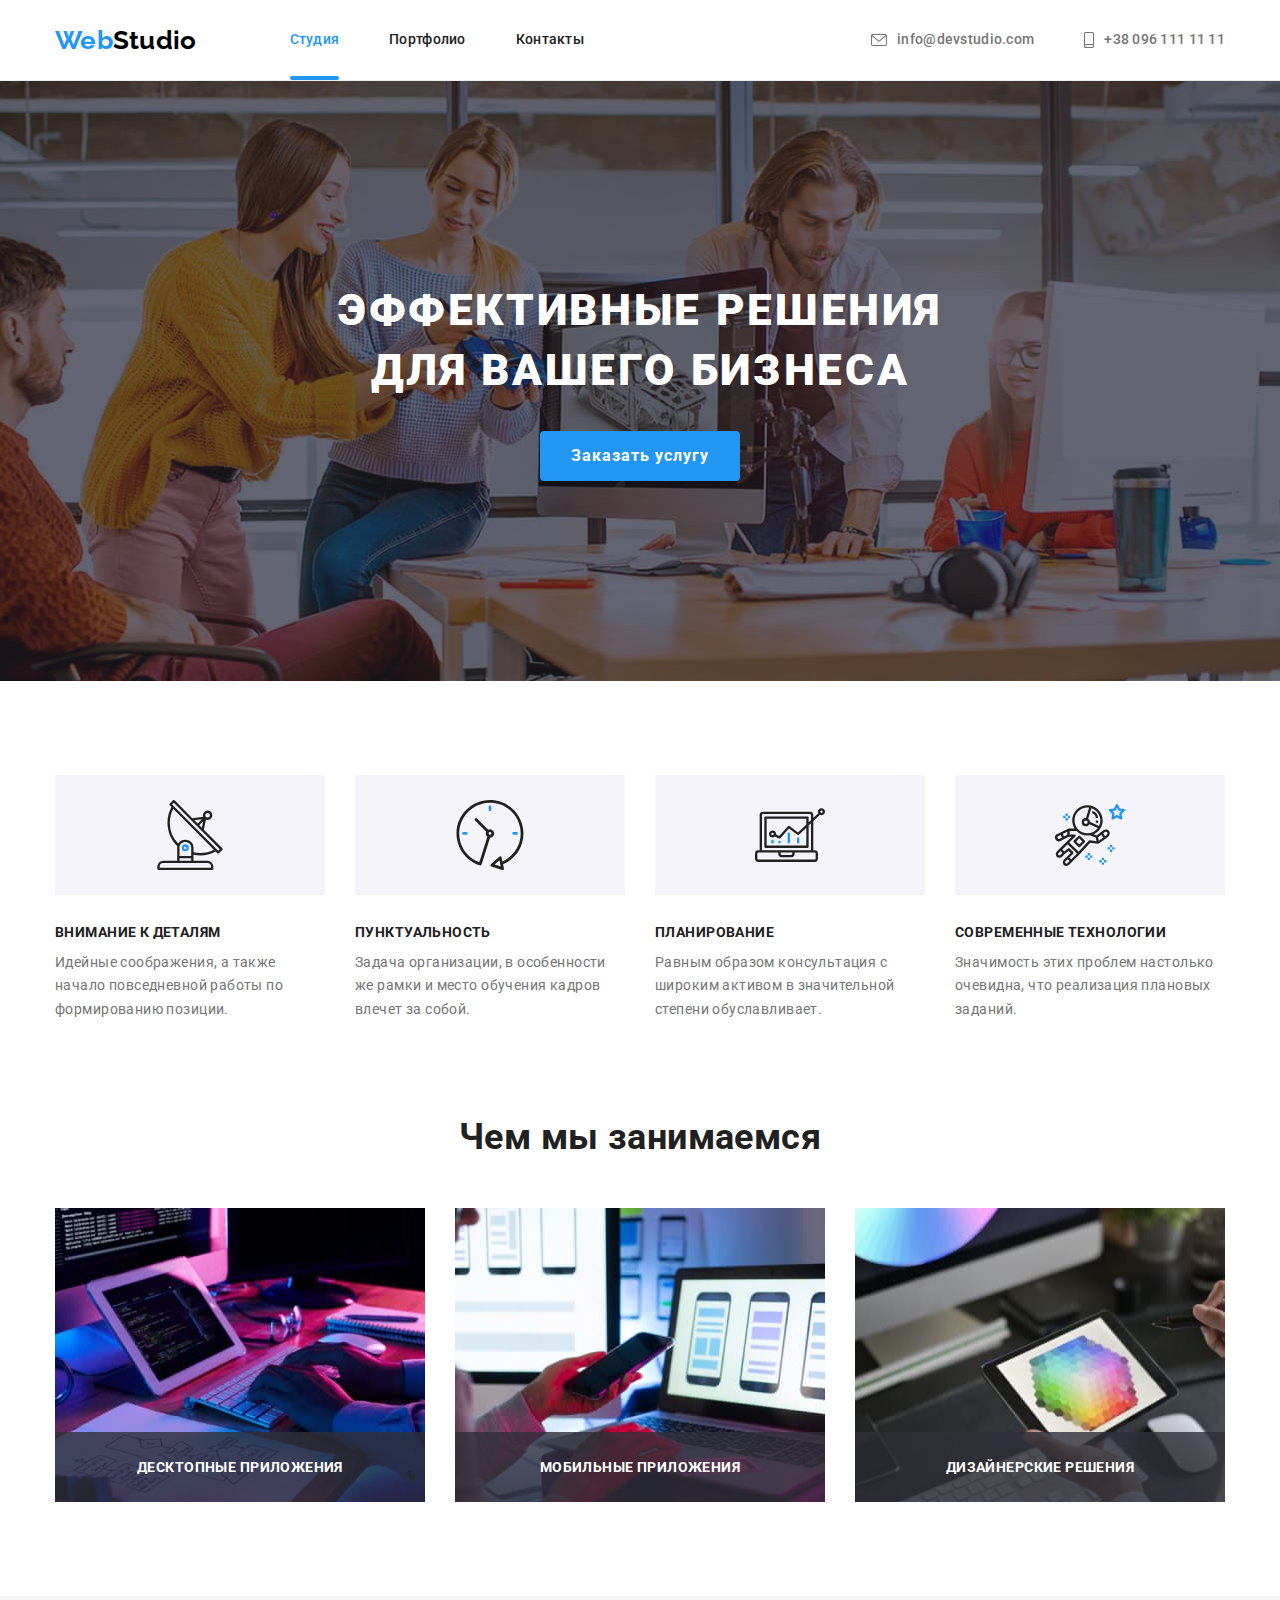
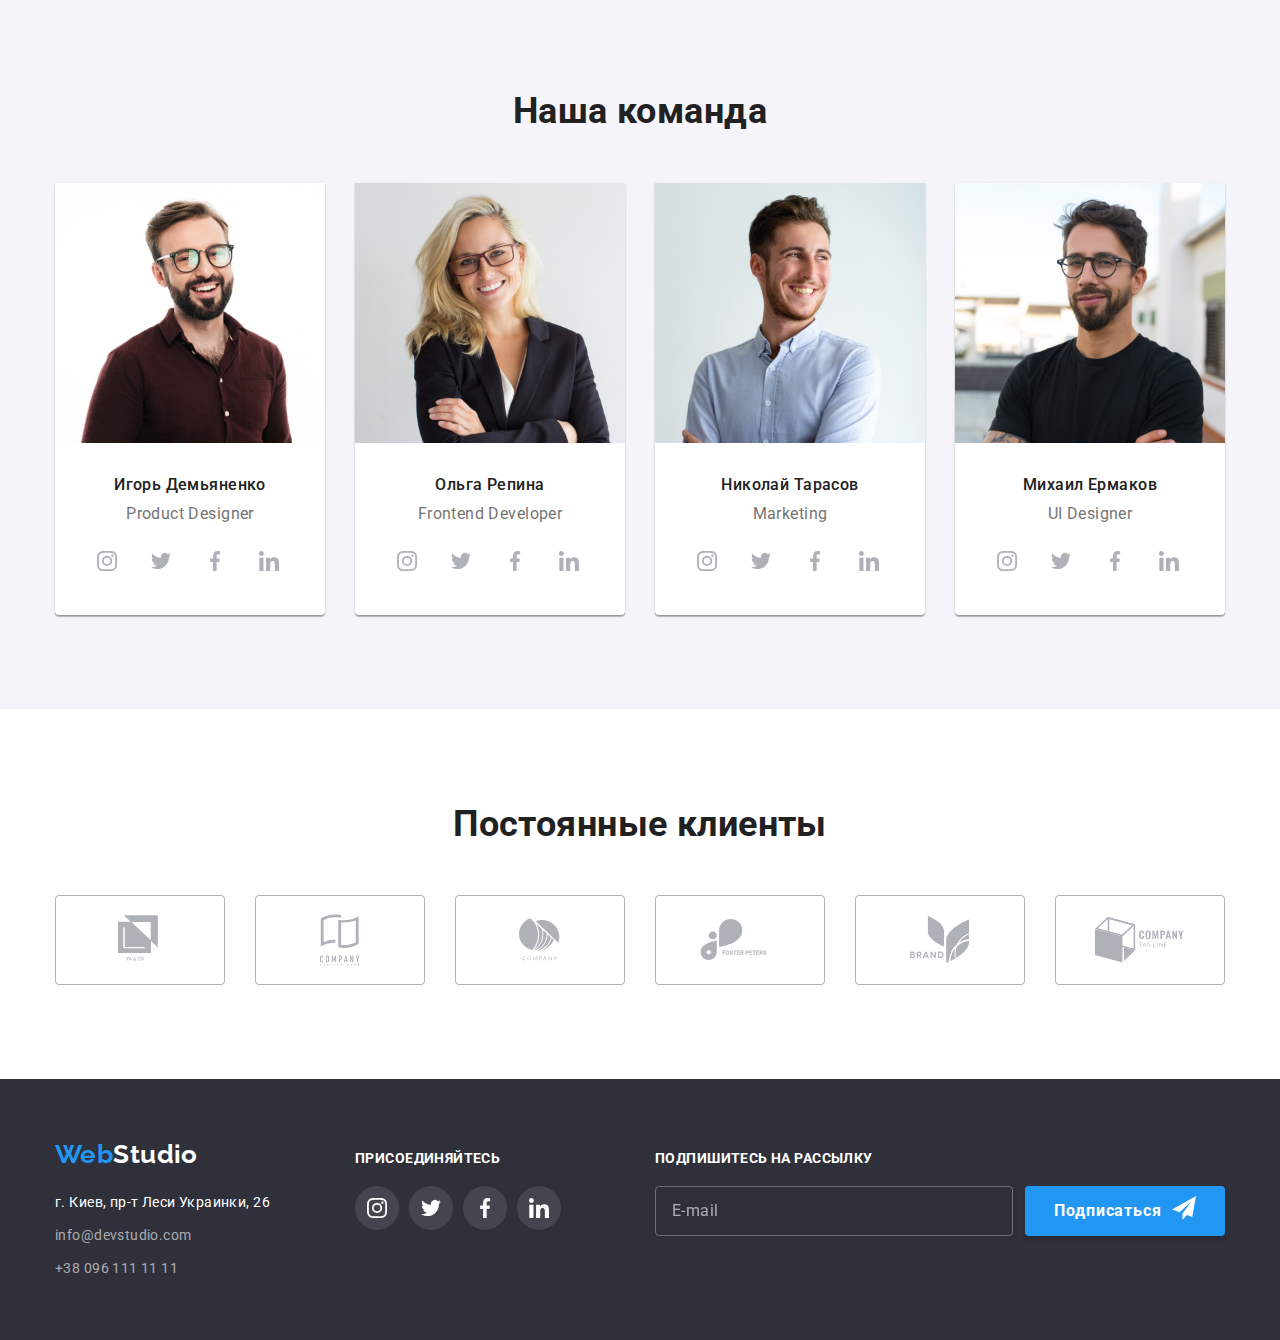
<file: index.html>
<!DOCTYPE html>
<html lang="ru">
<head>
    <meta charset="UTF-8">
    <meta http-equiv="X-UA-Compatible" content="IE=edge">
    <meta name="viewport" content="width=device-width, initial-scale=1.0">
    <title>Студия</title>
    <link rel="preconnect" href="https://fonts.gstatic.com">
    <link href="https://fonts.googleapis.com/css2?family=Raleway:wght@700&family=Roboto:wght@400;500;700;900&display=swap"
    rel="stylesheet">
    <link rel="stylesheet" href="https://cdnjs.cloudflare.com/ajax/libs/modern-normalize/0.2.0/modern-normalize.min.css">
    <link rel="stylesheet" href="./css/main.min.css">
</head>

<body>
    <!-- Header -->
    <header class="header">
        <div class="container header__container">
            <nav class="nav">
                <a class="logo header__logo link" href="./" lang="en">Web<span class="logo__accent logo__accent--dark">Studio</span></a>
                <ul class="nav__list list">
                    <li class="nav__item"><a class="nav__link link nav__link--current" href="./">Студия</a></li>
                    <li class="nav__item"><a class="nav__link link" href="./portfolio.html">Портфолио</a></li>
                    <li class="nav__item"><a class="nav__link link" href="">Контакты</a></li>
                </ul>
            </nav>
            <ul class="contacts list">
                <li class="contacts__item">
                    <a class="contacts__link link" href="mailto:info@devstudio.com">
                        <svg class="contacts__icon" width="16" height="12">
                            <use href="./images/sprite.svg#icon-envelope"></use>
                        </svg>info@devstudio.com
                    </a>
                </li>
                <li class="contacts__item">
                    <a class="contacts__link link" href="tel:+380961111111">
                        <svg class="contacts__icon" width="10" height="16">
                            <use href="./images/sprite.svg#icon-smartphone">
                            </use>
                        </svg>+38 096 111 11 11
                    </a>
                </li>
            </ul>
        </div>
    </header>
    <!-- Main content -->
    <main>
        <!-- Hero -->
        <section class="hero"> 
            <div class="container">
                <h1 class="hero__title">Эффективные решения для вашего бизнеса</h1>
                <button class="hero__btn btn" type="button" data-modal-open>Заказать услугу</button>
            </div>
        </section>

        <!-- Features -->
        <section class="feature section">
            <div class="container">
                <h2 class="section__title visually-hidden">Преимущества</h2>
                <ul class="feature__list list">
                    <li class="feature__item">
                        <div class="feature__thumb">
                            <svg class="feature__icon">
                                <use href="./images/sprite.svg#icon-antenna"></use>
                            </svg>
                        </div>
                        <h3 class="feature__subtitle">Внимание к деталям</h3>
                        <p class="feature__description">Идейные соображения, а также начало повседневной работы по формированию позиции.</p>
                    </li>
                    <li class="feature__item">
                        <div class="feature__thumb">
                            <svg class="feature__icon">
                                <use href="./images/sprite.svg#icon-clock"></use>
                            </svg>
                        </div>
                        <h3 class="feature__subtitle">Пунктуальность</h3>
                        <p class="feature__description">Задача организации, в особенности же рамки и место обучения кадров влечет за собой.</p>
                    </li>
                    <li class="feature__item">
                        <div class="feature__thumb">
                            <svg class="feature__icon">
                                <use href="./images/sprite.svg#icon-diagram"></use>
                            </svg>
                        </div>
                        <h3 class="feature__subtitle">Планирование</h3>
                        <p class="feature__description">Равным образом консультация с широким активом в значительной степени обуславливает.</p>
                    </li>
                    <li class="feature__item">
                        <div class="feature__thumb">
                            <svg class="feature__icon">
                                <use href="./images/sprite.svg#icon-astronaut"></use>
                            </svg>
                        </div>
                        <h3 class="feature__subtitle">Современные технологии</h3>
                        <p class="feature__description">Значимость этих проблем настолько очевидна, что реализация плановых заданий.</p>
                    </li>
                </ul>
            </div>
        </section>

        <!-- Services -->
        <section class="services section">
            <div class="container">
                <h2 class="section__title" >Чем мы занимаемся</h2>
                <ul class="services__list list">
                    <li class="services__item"><img src="./images/img-services/box1.jpg" alt="Руки на портативной клавиатуре" width="370" height="294">
                        <div class="services__overlay">
                            <p class="services__subtitle">Десктопные приложения</p>
                        </div>
                    </li>
                    <li class="services__item"><img src="./images/img-services/box2.jpg" alt="Телефон в руке человека" width="370" height="294">
                        <div class="services__overlay">
                            <p class="services__subtitle">Мобильные приложения</p>
                        </div>
                    </li>
                    <li class="services__item"><img src="./images/img-services/box3.jpg" alt="Планшет в руке человека" width="370" height="294">
                        <div class="services__overlay">
                            <p class="services__subtitle">Дизайнерские решения</p> 
                        </div> 
                    </li>
                </ul>
            </div>
        </section>

        <!-- Team -->
        <section class="team section">
            <div class="container">
                <h2 class="section__title">Наша команда</h2>
                <ul class="team__list list">
                    <li class="team__item">
                        <img class="team__img" src="./images/img-team/img-Demianenko.jpg" alt="Фото Игоря Демьяненко" width="270" height="260">
                        <div class="team__content">
                            <h3 class="team__member">Игорь Демьяненко</h3>
                            <p class="team__member-position" lang="en">Product Designer</p>
                            <ul class="social-list list">
                                <li class="social-list__item">
                                    <a href="" class="social-list__link link">
                                        <svg class="social-list__icon">
                                            <use href="./images/sprite.svg#icon-instagram"></use>
                                        </svg>
                                    </a>
                                </li>
                                <li class="social-list__item">
                                    <a href="" class="social-list__link link">
                                        <svg class="social-list__icon">
                                            <use href="./images/sprite.svg#icon-twitter"></use>
                                        </svg>
                                    </a>
                                </li>
                                <li class="social-list__item">
                                    <a href="" class="social-list__link link">
                                        <svg class="social-list__icon">
                                            <use href="./images/sprite.svg#icon-facebook"></use>
                                        </svg>
                                    </a>
                                </li>
                                <li class="social-list__item">
                                    <a href="" class="social-list__link link">
                                        <svg class="social-list__icon">
                                            <use href="./images/sprite.svg#icon-linkedin"></use>
                                        </svg>
                                    </a>
                                </li>
                            </ul>

                        </div>
                    </li>
                    <li class="team__item">
                        <img class="team__img" src="./images/img-team/img-Repina.jpg" alt="Фото Ольги Репиной" width="270" height="260">
                        <div class="team__content">
                            <h3 class="team__member">Ольга Репина</h3>
                            <p class="team__member-position" lang="en">Frontend Developer</p>
                            <ul class="social-list list">
                                <li class="social-list__item">
                                    <a href="" class="social-list__link link">
                                        <svg class="social-list__icon">
                                            <use href="./images/sprite.svg#icon-instagram"></use>
                                        </svg>
                                    </a>
                                </li>
                                <li class="social-list__item">
                                    <a href="" class="social-list__link link">
                                        <svg class="social-list__icon">
                                            <use href="./images/sprite.svg#icon-twitter"></use>
                                        </svg>
                                    </a>
                                </li>
                                <li class="social-list__item">
                                    <a href="" class="social-list__link link">
                                        <svg class="social-list__icon">
                                            <use href="./images/sprite.svg#icon-facebook"></use>
                                        </svg>
                                    </a>
                                </li>
                                <li class="social-list__item">
                                    <a href="" class="social-list__link link">
                                        <svg class="social-list__icon">
                                            <use href="./images/sprite.svg#icon-linkedin"></use>
                                        </svg>
                                    </a>
                                </li>
                            </ul>
                        </div>
                    </li>
                    <li class="team__item">
                        <img class="team__img" src="./images/img-team/img-Tarasov.jpg" alt="Фото Николая Тарасова" width="270" height="260">
                        <div class="team__content">
                            <h3 class="team__member">Николай Тарасов</h3>
                            <p class="team__member-position" lang="en">Marketing</p>
                            <ul class="social-list list">
                                <li class="social-list__item">
                                    <a href="" class="social-list__link link">
                                        <svg class="social-list__icon">
                                            <use href="./images/sprite.svg#icon-instagram"></use>
                                        </svg>
                                    </a>
                                </li>
                                <li class="social-list__item">
                                    <a href="" class="social-list__link link">
                                        <svg class="social-list__icon">
                                            <use href="./images/sprite.svg#icon-twitter"></use>
                                        </svg>
                                    </a>
                                </li>
                                <li class="social-list__item">
                                    <a href="" class="social-list__link link">
                                        <svg class="social-list__icon">
                                            <use href="./images/sprite.svg#icon-facebook"></use>
                                        </svg>
                                    </a>
                                </li>
                                <li class="social-list__item">
                                    <a href="" class="social-list__link link">
                                        <svg class="social-list__icon">
                                            <use href="./images/sprite.svg#icon-linkedin"></use>
                                        </svg>
                                    </a>
                                </li>
                            </ul>
                        </div>
                    </li>
                    <li class="team__item">
                        <img class="team__img" src="./images/img-team/img-Ermakov.jpg" alt="Фото Михаила Ермакова" width="270" height="260">
                        <div class="team__content">
                            <h3 class="team__member">Михаил Ермаков</h3>
                            <p class="team__member-position" lang="en">UI Designer</p>
                            <ul class="social-list list">
                                <li class="social-list__item">
                                    <a href="" class="social-list__link link">
                                        <svg class="social-list__icon">
                                            <use href="./images/sprite.svg#icon-instagram"></use>
                                        </svg>
                                    </a>
                                </li>
                                <li class="social-list__item">
                                    <a href="" class="social-list__link link">
                                        <svg class="social-list__icon">
                                            <use href="./images/sprite.svg#icon-twitter"></use>
                                        </svg>
                                    </a>
                                </li>
                                <li class="social-list__item">
                                    <a href="" class="social-list__link link">
                                        <svg class="social-list__icon">
                                            <use href="./images/sprite.svg#icon-facebook"></use>
                                        </svg>
                                    </a>
                                </li>
                                <li class="social-list__item">
                                    <a href="" class="social-list__link link">
                                        <svg class="social-list__icon">
                                            <use href="./images/sprite.svg#icon-linkedin"></use>
                                        </svg>
                                    </a>
                                </li>
                            </ul>
                        </div>
                    </li>
                </ul>  
            </div>
        </section>
        </main>
        <!-- Clients -->
        <section class="client section">
            <div class="container">
                <h2 class="section__title">Постоянные клиенты</h2>
                <ul class="client__list list">
                    <li class="client__item">
                        <a href="" class="client__link link">
                        <svg class="client__icon" width="44" height="49">
                            <use href="./images/sprite.svg#icon-client-1"></use>
                        </svg>
                        </a>
                    </li>
                    <li class="client__item">
                        <a href="" class="client__link link">
                            <svg class="client__icon" width="40" height="52">
                                <use href="./images/sprite.svg#icon-client-2"></use>
                            </svg>
                        </a>
                    </li>
                    <li class="client__item">
                        <a href="" class="client__link link">
                            <svg class="client__icon" width="41" height="43">
                                <use href="./images/sprite.svg#icon-client-3"></use>
                            </svg>
                        </a>
                    </li>
                    <li class="client__item">
                        <a href="" class="client__link link">
                            <svg class="client__icon" width="80" height="42">
                                <use href="./images/sprite.svg#icon-client-4"></use>
                            </svg>
                        </a>
                    </li>
                    <li class="client__item">
                        <a href="" class="client__link link">
                            <svg class="client__icon" width="59" height="47">
                                <use href="./images/sprite.svg#icon-client-5"></use>
                            </svg>
                        </a>
                    </li>
                    <li class="client__item">
                        <a href="" class="client__link link">
                            <svg class="client__icon" width="89" height="46">
                                <use href="./images/sprite.svg#icon-client-6"></use>
                            </svg>
                        </a>
                    </li>
                </ul>
            </div>
        </section>
        
        <!-- Footer -->
    <footer class="footer">
        <div class="container footer__container">
            <div class="footer__block">
                <a class="logo link" href="./" lang="en">Web<span class="logo__accent logo__accent--light">Studio</span></a>
                <div class="address">
                    <address class="address__data">г. Киев, пр-т Леси Украинки, 26</address>
                    <ul class="address__list list">
                        <li class="address__item"><a class="address__link link"
                                href="mailto:info@devstudio.com">info@devstudio.com</a>
                        </li>
                        <li class="address__item"><a class="address__link link" href="tel:+380961111111">+38 096 111 11
                                11</a>
                        </li>
                    </ul>
                </div>
            </div>
            <div class="footer__block">
                <p class="footer__subtitle">Присоединяйтесь</p>
                <ul class="social-list footer__social-list list">
                    <li class="social-list__item">
                        <a href="" class="social-list__link link social-list__link--color">
                            <svg class="social-list__icon social-list__icon--color">
                                <use href="./images/sprite.svg#icon-instagram"></use>
                            </svg>
                        </a>
                    </li>
                    <li class="social-list__item">
                        <a href="" class="social-list__link link social-list__link--color">
                            <svg class="social-list__icon social-list__icon--color">
                                <use href="./images/sprite.svg#icon-twitter"></use>
                            </svg>
                        </a>
                    </li>
                    <li class="social-list__item">
                        <a href="" class="social-list__link link social-list__link--color">
                            <svg class="social-list__icon social-list__icon--color">
                                <use href="./images/sprite.svg#icon-facebook"></use>
                            </svg>
                        </a>
                    </li>
                    <li class="social-list__item">
                        <a href="" class="social-list__link link social-list__link--color">
                            <svg class="social-list__icon social-list__icon--color">
                                <use href="./images/sprite.svg#icon-linkedin"></use>
                            </svg>
                        </a>
                    </li>
                </ul>
            </div>
            <div class="footer__block">
                <p class="footer__subtitle">Подпишитесь на рассылку</p>
                <form class="form-email">
                    <input name="user-mail" type="email" placeholder="E-mail" class="form-email__input" autocomplete="off">
                    <button class="form-email__btn btn" type="submit">Подписаться
                        <svg class="form-email__icon" width="24" height="24">
                            <use href="./images/sprite.svg#icon-send"></use>
                        </svg>
                    </button>
                </form>
            </div>
        </div>
    </footer>
    <!-- Modal window -->
    <div class="backdrop is-hidden" data-modal>
        <div class="modal">
            <button class="modal__btn-close" type="button" data-modal-close>
                <svg class="modal__btn-close__icon" width="18" height="18">
                    <use href="./images/sprite.svg#icon-close-btn"></use>
                </svg>
            </button>
            <form class="contact-form" autocomplete="off" >
                <p class="contact-form__title">Оставьте свои данные, мы вам перезвоним</p>
                
                <label class="contact-form__label">Имя
                    <span class="contact-form__input-wrapper">
                        <input name="user-name" type="text" class="contact-form__input" >
                        <svg class="contact-form__icon">
                            <use href="./images/sprite.svg#icon-person-form"></use>
                        </svg>
                    </span>
                </label>

                <label class="contact-form__label">Телефон
                    <span class="contact-form__input-wrapper">
                        <input name="user-phone" type="tel" class="contact-form__input">
                        <svg class="contact-form__icon">
                            <use href="./images/sprite.svg#icon-phone-form"></use>
                        </svg>
                    </span>
                </label>
                <label class="contact-form__label">Почта
                    <span class="contact-form__input-wrapper">
                        <input name="user-mail" type="email" class="contact-form__input">
                        <svg class="contact-form__icon">
                            <use href="./images/sprite.svg#icon-mail-form"></use>
                        </svg>
                    </span>
                </label>

                <label class="contact-form__label">Комментарий
                    <textarea name="user-message" placeholder="Введите текст" class="contact-form__message" ></textarea>
                </label>   

                <input type="checkbox" name="user-policy" id="checkbox" class="contact-form__check-policy visually-hidden">  
                <label for="checkbox" class="contact-form__label-policy">
                        <span>Соглашаюсь с рассылкой и принимаю<a href="" class="agreement-link"> Условия договора</a></span>
                </label>
                
                <button class="contact-form__btn btn" type="submit">Отправить</button>
            </form>
        </div>
    </div>
    <script src="./js/modal.js"></script>
</body>
</html>
</file>
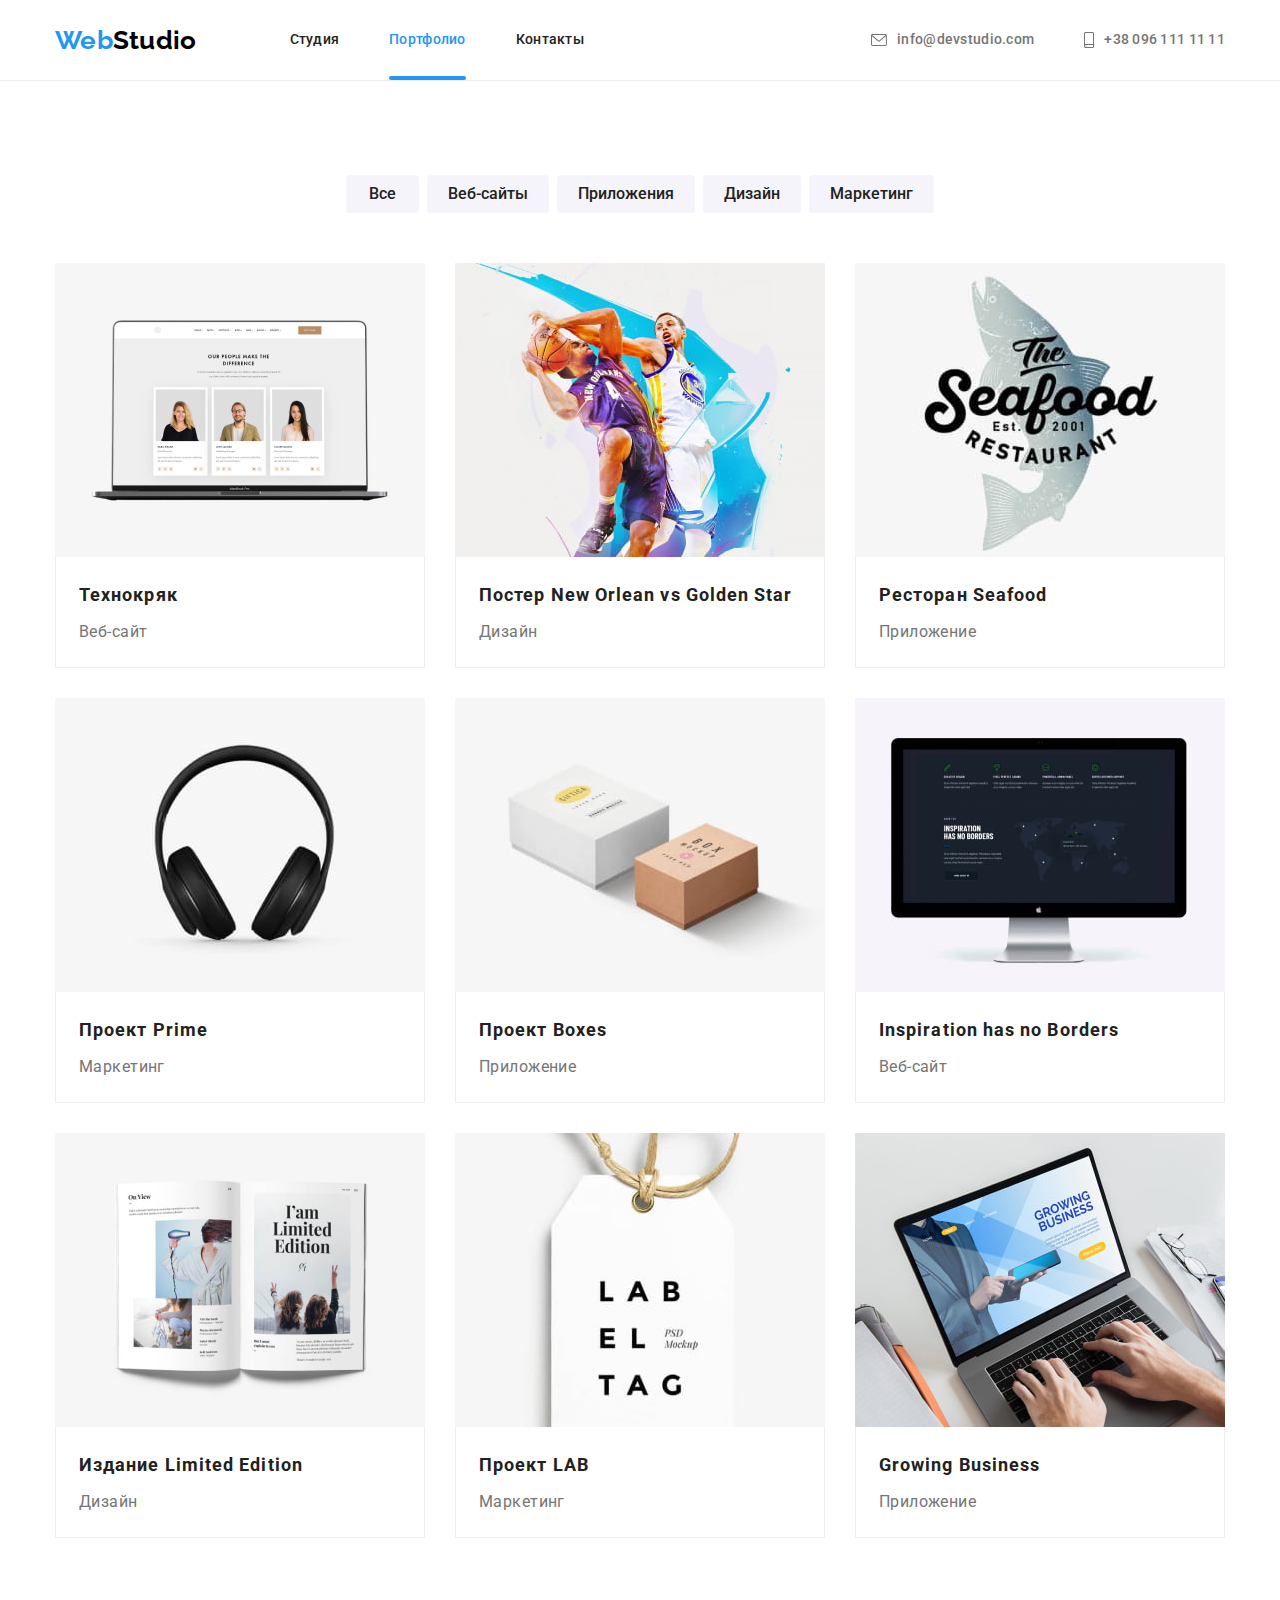
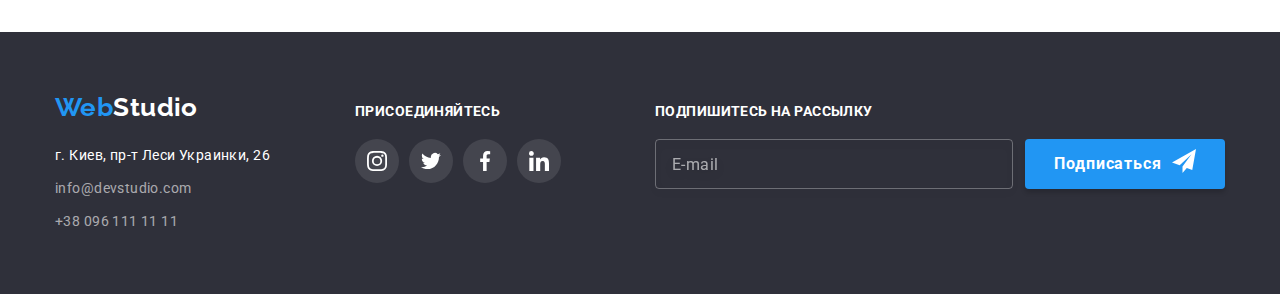
<file: portfolio.html>
<!DOCTYPE html>
<html lang="ru">

<head>
    <meta charset="UTF-8">
    <meta http-equiv="X-UA-Compatible" content="IE=edge">
    <meta name="viewport" content="width=device-width, initial-scale=1.0">
    <title>Портфолио</title>
    <link rel="preconnect" href="https://fonts.gstatic.com">
    <link href="https://fonts.googleapis.com/css2?family=Raleway:wght@700&family=Roboto:wght@400;500;700;900&display=swap"
    rel="stylesheet">
    <link rel="stylesheet" href="https://cdnjs.cloudflare.com/ajax/libs/modern-normalize/0.2.0/modern-normalize.min.css">
    <link rel="stylesheet" href="./css/portfolio.min.css">
</head>

<body>
    <!-- Header -->
    <header class="header">
        <div class="container header__container">
            <nav class="nav">
                <a class="logo header__logo link" href="./" lang="en">Web<span
                        class="logo__accent logo__accent--dark">Studio</span></a>
                <ul class="nav__list list">
                    <li class="nav__item"><a class="nav__link link" href="./">Студия</a></li>
                    <li class="nav__item"><a class="nav__link link nav__link--current" href="./portfolio.html">Портфолио</a></li>
                    <li class="nav__item"><a class="nav__link link" href="">Контакты</a></li>
                </ul>
            </nav>
            <ul class="contacts list">
                <li class="contacts__item">
                    <a class="contacts__link link" href="mailto:info@devstudio.com">
                        <svg class="contacts__icon" width="16" height="12">
                            <use href="./images/sprite.svg#icon-envelope"></use>
                        </svg>info@devstudio.com
                    </a>
                </li>
                <li class="contacts__item">
                    <a class="contacts__link link" href="tel:+380961111111">
                        <svg class="contacts__icon" width="10" height="16">
                            <use href="./images/sprite.svg#icon-smartphone">
                            </use>
                        </svg>+38 096 111 11 11
                    </a>
                </li>
            </ul>
        </div>
    </header>

    <!-- Main content -->
    <main>
    <!-- Projects -->
        <section class="projects section">
            <div class="container">
                <h1 class="section__title visually-hidden">Наши проекты</h1>
                <ul class="filter list">
                    <li class="filter__item"><button class="filter__btn" type="button">Все</button></li>
                    <li class="filter__item"><button class="filter__btn" type="button">Веб-сайты</button></li>
                    <li class="filter__item"><button class="filter__btn" type="button">Приложения</button></li>
                    <li class="filter__item"><button class="filter__btn" type="button">Дизайн</button></li>
                    <li class="filter__item"><button class="filter__btn" type="button">Маркетинг</button></li>
                </ul>
                <ul class="card-set list">
                    <li class="card-set__item">
                        <a class="project-card link" href="">
                            <div class="project-card__wrapper">
                                <p class="project-card__overlay">Технокряк это современная площадка распространения коронавируса. Компании используют эту платформу для цифрового
                                шпионажа и атак на защищённые сервера конкурентов.</p>  
                                <img src="./images/img-portfolio/website-technokriak-1.jpg" width="370" height="294" alt="Веб-сайт на мониторе ноутбука">
                            </div>
                            <div class="project-card__content">
                                <h2 class="project-card__title">Технокряк</h2>
                                <p class="project-card__description">Веб-сайт</p>
                            </div>
                        </a>
                    </li>
                    <li class="card-set__item">
                        <a class="project-card link" href="">
                            <div class="project-card__wrapper">
                                <p class="project-card__overlay">Технокряк это современная площадка распространения коронавируса. Компании используют
                                    эту платформу для цифрового
                                    шпионажа и атак на защищённые сервера конкурентов.</p>
                                <img src="./images/img-portfolio/design-poster-2.jpg" width="370" height="294" alt="Постер с баскетболистами">
                            </div>
                            <div class="project-card__content">
                                <h2 class="project-card__title">Постер <span lang="en">New Orlean vs Golden Star</span></h2>
                                <p class="project-card__description">Дизайн</p>
                            </div>
                        </a>
                    </li>
                    <li class="card-set__item">
                        <a class="project-card link" href="">
                            <div class="project-card__wrapper">
                                <p class="project-card__overlay">Технокряк это современная площадка распространения коронавируса. Компании используют
                                    эту платформу для цифрового
                                    шпионажа и атак на защищённые сервера конкурентов.</p>
                                <img src="./images/img-portfolio/app-seafood-3.jpg" width="370" height="294" alt="Постер ресторана морской кухни">
                            </div>
                            <div class="project-card__content">
                                <h2 class="project-card__title">Ресторан <span lang="en">Seafood</span></h2>
                                <p class="project-card__description">Приложение</p>
                            </div>
                        </a>
                    </li>
                    <li class="card-set__item">
                        <a class="project-card link" href="">
                            <div class="project-card__wrapper">
                                <p class="project-card__overlay">Технокряк это современная площадка распространения коронавируса. Компании используют
                                    эту платформу для цифрового
                                    шпионажа и атак на защищённые сервера конкурентов.</p>
                                 <img src="./images/img-portfolio/marketing-prime-4.jpg" width="370" height="294" alt="Наушники">
                             </div>
                            <div class="project-card__content">
                                <h2 class="project-card__title">Проект <span lang="en">Prime</span></h2>
                                <p class="project-card__description">Маркетинг</p>
                            </div>
                        </a>
                    </li>
                    <li class="card-set__item">
                        <a class="project-card link" href="">
                            <div class="project-card__wrapper">
                                <p class="project-card__overlay">Технокряк это современная площадка распространения коронавируса. Компании используют
                                    эту платформу для цифрового
                                    шпионажа и атак на защищённые сервера конкурентов.</p>
                                <img src="./images/img-portfolio/app-boxes-5.jpg" width="370" height="294" alt="Картонные коробки">
                            </div>
                            <div class="project-card__content">
                                <h2 class="project-card__title">Проект <span lang="en">Boxes</span></h2>
                                <p class="project-card__description">Приложение</p>
                            </div>
                        </a>
                    </li>
                    <li class="card-set__item">
                        <a class="project-card link" href="">
                            <div class="project-card__wrapper">
                                <p class="project-card__overlay">Технокряк это современная площадка распространения коронавируса. Компании используют
                                    эту платформу для цифрового
                                    шпионажа и атак на защищённые сервера конкурентов.</p>
                                 <img src="./images/img-portfolio/website-noborders-6.jpg" width="370" height="294" alt="Веб-сайт на мониторе компьютера">
                            </div>
                            <div class="project-card__content">
                                <h2 class="project-card__title" lang="en">Inspiration has no Borders</h2>
                                <p class="project-card__description">Веб-сайт</p>
                            </div>
                        </a>
                    </li>
                    <li class="card-set__item">
                        <a class="project-card link" href="">
                            <div class="project-card__wrapper">
                                <p class="project-card__overlay">Технокряк это современная площадка распространения коронавируса. Компании используют
                                    эту платформу для цифрового
                                    шпионажа и атак на защищённые сервера конкурентов.</p>

                                <img src="./images/img-portfolio/design-limited-edition-7.jpg" width="370" height="294" alt="Разворот печатного издания">
                            </div>
                            <div class="project-card__content">
                                <h2 class="project-card__title">Издание <span lang="en">Limited Edition</span></h2>
                                <p class="project-card__description">Дизайн</p>
                            </div>
                        </a>
                    </li>
                    <li class="card-set__item">
                        <a class="project-card link" href="">
                            <div class="project-card__wrapper">
                                <p class="project-card__overlay">Технокряк это современная площадка распространения коронавируса. Компании используют
                                    эту платформу для цифрового
                                    шпионажа и атак на защищённые сервера конкурентов.</p>
                                <img src="./images/img-portfolio/marketing-lab-8.jpg" width="370" height="294" alt="Стикер с лого">
                            </div>
                            <div class="project-card__content">
                                <h2 class="project-card__title">Проект <span lang="en">LAB</span></h2>
                                <p class="project-card__description">Маркетинг</p>
                            </div>
                        </a>
                    </li>
                    <li class="card-set__item">
                        <a class="project-card link" href="">
                            <div class="project-card__wrapper">
                                <p class="project-card__overlay">Технокряк это современная площадка распространения коронавируса. Компании используют
                                    эту платформу для цифрового
                                    шпионажа и атак на защищённые сервера конкурентов.</p>
                                <img src="./images/img-portfolio/app-business-9.jpg" width="370" height="294" alt="Веб-сайт на мониторе ноутбука">
                            </div>
                            <div class="project-card__content">
                                <h2 class="project-card__title" lang="en">Growing Business</h2>
                                <p class="project-card__description">Приложение</p>
                            </div>
                        </a>
                    </li>
                </ul>
            </div>
        </section>
    </main>
<!-- Footer -->
    <footer class="footer">
        <div class="container footer__container">
            <div class="footer__block">
                <a class="logo link" href="./" lang="en">Web<span class="logo__accent logo__accent--light">Studio</span></a>
                <div class="address">
                    <address class="address__data">г. Киев, пр-т Леси Украинки, 26</address>
                    <ul class="address__list list">
                        <li class="address__item"><a class="address__link link"
                                href="mailto:info@devstudio.com">info@devstudio.com</a>
                        </li>
                        <li class="address__item"><a class="address__link link" href="tel:+380961111111">+38 096 111 11
                                11</a>
                        </li>
                    </ul>
                </div>
            </div>
            <div class="footer__block">
                <p class="footer__subtitle">Присоединяйтесь</p>
                <ul class="social-list footer__social-list list">
                    <li class="social-list__item">
                        <a href="" class="social-list__link link social-list__link--color">
                            <svg class="social-list__icon social-list__icon--color">
                                <use href="./images/sprite.svg#icon-instagram"></use>
                            </svg>
                        </a>
                    </li>
                    <li class="social-list__item">
                        <a href="" class="social-list__link link social-list__link--color">
                            <svg class="social-list__icon social-list__icon--color">
                                <use href="./images/sprite.svg#icon-twitter"></use>
                            </svg>
                        </a>
                    </li>
                    <li class="social-list__item">
                        <a href="" class="social-list__link link social-list__link--color">
                            <svg class="social-list__icon social-list__icon--color">
                                <use href="./images/sprite.svg#icon-facebook"></use>
                            </svg>
                        </a>
                    </li>
                    <li class="social-list__item">
                        <a href="" class="social-list__link link social-list__link--color">
                            <svg class="social-list__icon social-list__icon--color">
                                <use href="./images/sprite.svg#icon-linkedin"></use>
                            </svg>
                        </a>
                    </li>
                </ul>
            </div>
            <div class="footer__block">
                <p class="footer__subtitle">Подпишитесь на рассылку</p>
                <form class="form-email">
                    <input name="user-mail" type="email" placeholder="E-mail" class="form-email__input" autocomplete="off">
                    <button class="form-email__btn btn" type="submit">Подписаться
                        <svg class="form-email__icon" width="24" height="24">
                            <use href="./images/sprite.svg#icon-send"></use>
                        </svg>
                    </button>
                </form>
            </div>
        </div>
    </footer>
</body>
</html>
</file>
<file: css/main.min.css>
:root{--text-color: #757575;--title-color: #212121;--accent-color: #2196f3;--primary-bcg-color: #ffffff;--secondary-bcg-color: #2f303a;--add-bcg-color: #f5f4fa;--icon-color: #afb1b8;--text-font: 'Roboto', sans-serif;--accent-font: 'Raleway', sans-serif;--grid-gap: 30px;--grid-item: 2;--timing-function: cubic-bezier(0.4, 0, 0.2, 1);--duration-animation: 250ms}.visually-hidden{position:absolute !important;clip:rect(1px 1px 1px 1px);clip:rect(1px, 1px, 1px, 1px);padding:0 !important;border:0 !important;height:1px !important;width:1px !important;overflow:hidden}.container,.hero,.hero__title{margin-right:auto;margin-left:auto}.feature__list,.services__list,.team__list,.client__list{display:-webkit-box;display:-ms-flexbox;display:flex;margin-left:calc(-1 * var(--grid-gap));margin-top:calc(-1 * var(--grid-gap))}.feature__item,.services__item,.team__item,.client__item{-ms-flex-preferred-size:calc((100% - var(--grid-item) * var(--grid-gap)) / var(--grid-item));flex-basis:calc((100% - var(--grid-item) * var(--grid-gap)) / var(--grid-item));margin-left:var(--grid-gap);margin-top:var(--grid-gap)}html{-webkit-box-sizing:border-box;box-sizing:border-box}*,*::after,*::before{-webkit-box-sizing:inherit;box-sizing:inherit}body{margin:0;font-family:var(--text-font);font-size:14px;line-height:1.71;letter-spacing:0.03em;color:var(--text-color);background-color:var(--primary-bcg-color)}h1,h2,h3,h4,h5,h6,p{margin-top:0;margin-bottom:0}ul{margin:0;padding:0}img{display:block;max-width:100%;height:auto}.list{list-style:none}.link{text-decoration:none;color:inherit}.container{width:1200px;padding-right:15px;padding-left:15px}.logo{font-family:var(--accent-font);font-weight:700;font-size:26px;line-height:1.19;color:var(--accent-color)}.logo__accent--dark{color:#000000}.logo__accent--light{color:var(--primary-bcg-color)}.section{padding-top:94px;padding-bottom:94px}.section__title{margin-bottom:50px;font-size:36px;line-height:1.17;text-align:center;color:var(--title-color)}.social-list{display:-webkit-box;display:-ms-flexbox;display:flex;-webkit-box-pack:justify;-ms-flex-pack:justify;justify-content:space-between}.social-list__link{display:-webkit-box;display:-ms-flexbox;display:flex;-webkit-box-align:center;-ms-flex-align:center;align-items:center;-webkit-box-pack:center;-ms-flex-pack:center;justify-content:center;width:44px;height:44px;border-radius:50%;-webkit-transition:background-color var(--duration-animation) var(--timing-function);transition:background-color var(--duration-animation) var(--timing-function)}.social-list__link:hover,.social-list__link:focus{background-color:var(--accent-color)}.social-list__icon{width:20px;height:20px;fill:var(--icon-color);-webkit-transition:fill var(--duration-animation) var(--timing-function);transition:fill var(--duration-animation) var(--timing-function)}.social-list__link:hover .social-list__icon,.social-list__link:focus .social-list__icon{fill:var(--primary-bcg-color)}.social-list{-webkit-box-pack:start;-ms-flex-pack:start;justify-content:flex-start}.social-list__item:not(:last-child){margin-right:10px}.social-list__icon--color{fill:var(--primary-bcg-color)}.social-list__link--color{background-color:rgba(255,255,255,0.1)}.btn{min-width:200px;font-family:inherit;font-weight:700;font-size:16px;line-height:1.87;letter-spacing:0.06em;color:var(--primary-bcg-color);background-color:var(--accent-color);border:none;border-radius:4px;-webkit-box-shadow:0 4px 4px 0 rgba(0,0,0,0.15);box-shadow:0 4px 4px 0 rgba(0,0,0,0.15);cursor:pointer}.header{border-bottom:1px solid #ececec;font-weight:500;line-height:1.14;letter-spacing:0.02em}.header__container{display:-webkit-box;display:-ms-flexbox;display:flex;-webkit-box-align:center;-ms-flex-align:center;align-items:center}.header__logo{margin-right:93px;padding-top:20px;padding-bottom:20px}.nav{display:-webkit-box;display:-ms-flexbox;display:flex;-webkit-box-align:center;-ms-flex-align:center;align-items:center}.nav__list{display:-webkit-inline-box;display:-ms-inline-flexbox;display:inline-flex;-webkit-box-align:center;-ms-flex-align:center;align-items:center}.nav__link{display:inline-block;padding-top:32px;padding-bottom:32px;color:var(--title-color);-webkit-transition:color var(--duration-animation) var(--timing-function);transition:color var(--duration-animation) var(--timing-function)}.nav__link:hover,.nav__link:focus{color:var(--accent-color)}.nav__link--current{position:relative;color:var(--accent-color)}.nav__link--current::after{content:'';position:absolute;left:0;bottom:0;display:block;width:100%;height:4px;background-color:var(--accent-color);border-radius:2px}.nav__item:not(:last-child),.contacts__item:not(:last-child){margin-right:50px}.contacts{display:-webkit-inline-box;display:-ms-inline-flexbox;display:inline-flex;-webkit-box-align:center;-ms-flex-align:center;align-items:center;margin-left:auto}.contacts__icon{margin-right:10px;fill:currentColor}.contacts__link{display:-webkit-box;display:-ms-flexbox;display:flex;-webkit-box-align:center;-ms-flex-align:center;align-items:center;padding-top:32px;padding-bottom:32px;-webkit-transition:color var(--duration-animation) var(--timing-function);transition:color var(--duration-animation) var(--timing-function)}.contacts__link:hover,.contacts__link:focus{color:var(--accent-color)}.hero{max-width:1600px;padding-top:200px;padding-bottom:200px;text-align:center;background-color:var(--secondary-bcg-color);background-size:cover;background-position:center;background-repeat:no-repeat;background-image:-webkit-gradient(linear, left top, right top, from(rgba(47,48,58,0.4)), to(rgba(47,48,58,0.4))),url("../images/hero-bg.jpg");background-image:linear-gradient(to right, rgba(47,48,58,0.4), rgba(47,48,58,0.4)),url("../images/hero-bg.jpg")}.hero__title{max-width:700px;margin-bottom:30px;font-weight:900;font-size:44px;line-height:1.36;letter-spacing:0.06em;text-transform:uppercase;color:var(--primary-bcg-color)}.hero__btn{padding:10px 30px;-webkit-transition:background-color var(--duration-animation) var(--timing-function);transition:background-color var(--duration-animation) var(--timing-function)}.hero__btn:focus,.hero__btn:hover{background-color:#188ce8}.feature__item{--grid-item: 4}.feature__thumb{display:-webkit-box;display:-ms-flexbox;display:flex;-webkit-box-align:center;-ms-flex-align:center;align-items:center;-webkit-box-pack:center;-ms-flex-pack:center;justify-content:center;width:270px;height:120px;margin-bottom:30px;background-color:var(--add-bcg-color)}.feature__icon{width:70px;height:70px}.feature__subtitle{margin-bottom:10px;font-size:14px;line-height:1.14;text-transform:uppercase;color:var(--title-color)}.services{padding-top:0}.services__item{position:relative;--grid-item: 3}.services__overlay{position:absolute;left:0;bottom:0;width:100%;min-height:70px;padding-top:27px;padding-bottom:27px;background-color:rgba(47,48,58,0.8)}.services__subtitle{font-weight:700;line-height:1.143;text-align:center;text-transform:uppercase;color:var(--primary-bcg-color)}.team{background:var(--add-bcg-color)}.team__item{--grid-item: 4;text-align:center;background-color:var(--primary-bcg-color);border-radius:0px 0px 4px 4px;-webkit-box-shadow:0 1px 3px 0 rgba(0,0,0,0.12),0 1px 1px 0 rgba(0,0,0,0.14),0 2px 1px 0 rgba(0,0,0,0.2);box-shadow:0 1px 3px 0 rgba(0,0,0,0.12),0 1px 1px 0 rgba(0,0,0,0.14),0 2px 1px 0 rgba(0,0,0,0.2)}.team__content{padding:32px 30px}.team__member{margin-bottom:10px;font-weight:500;font-size:16px;line-height:1.19;color:var(--title-color)}.team__member-position{margin-bottom:16px;font-size:16px;line-height:1.19}.client__item{--grid-item: 6}.client__link{display:-webkit-box;display:-ms-flexbox;display:flex;-webkit-box-align:center;-ms-flex-align:center;align-items:center;-webkit-box-pack:center;-ms-flex-pack:center;justify-content:center;width:100%;height:90px;border:1px solid var(--icon-color);border-radius:4px;-webkit-transition:border-color var(--duration-animation) var(--timing-function);transition:border-color var(--duration-animation) var(--timing-function)}.client__link:hover,.client__link:focus{border-color:var(--accent-color)}.client__icon{fill:var(--icon-color);-webkit-transition:fill var(--duration-animation) var(--timing-function);transition:fill var(--duration-animation) var(--timing-function)}.client__link:hover .client__icon,.client__link:focus .client__icon{fill:var(--accent-color)}.footer{padding-top:60px;padding-bottom:60px;background-color:var(--secondary-bcg-color)}.footer__container{display:-webkit-box;display:-ms-flexbox;display:flex;-webkit-box-align:baseline;-ms-flex-align:baseline;align-items:baseline;-webkit-box-pack:justify;-ms-flex-pack:justify;justify-content:space-between}.footer__block{-ms-flex-preferred-size:calc((50% - (var(--grid-gap) * 1.5)) / 2);flex-basis:calc((50% - (var(--grid-gap) * 1.5)) / 2)}.footer__block:last-child{-ms-flex-preferred-size:calc(50% - (var(--grid-gap) / 2));flex-basis:calc(50% - (var(--grid-gap) / 2))}.address{margin-top:20px}.address__data{margin-bottom:9px;font-style:normal;color:var(--primary-bcg-color)}.address__item:first-child{margin-bottom:9px}.address__link{color:rgba(255,255,255,0.6)}.footer__subtitle{margin-bottom:20px;font-weight:700;line-height:1.143;text-transform:uppercase;color:var(--primary-bcg-color)}.form-email{display:-webkit-box;display:-ms-flexbox;display:flex}.form-email__input{width:358px;height:50px;padding:15px 16px;margin-right:12px;font-size:16px;line-height:1.25;letter-spacing:0.03em;color:var(--primary-bcg-color);background-color:transparent;outline:none;border:1px solid rgba(255,255,255,0.3);border-radius:4px;-webkit-filter:drop-shadow(0px 4px 4px rgba(0,0,0,0.15));filter:drop-shadow(0px 4px 4px rgba(0,0,0,0.15));-webkit-transition:border-color var(--duration-animation) var(--timing-function);transition:border-color var(--duration-animation) var(--timing-function)}.form-email__input:focus{border-color:var(--accent-color)}.form-email__input::-webkit-input-placeholder{color:rgba(255,255,255,0.6)}.form-email__input:-ms-input-placeholder{color:rgba(255,255,255,0.6)}.form-email__input::-ms-input-placeholder{color:rgba(255,255,255,0.6)}.form-email__input::placeholder{color:rgba(255,255,255,0.6)}.form-email__btn{display:-webkit-box;display:-ms-flexbox;display:flex;-webkit-box-pack:center;-ms-flex-pack:center;justify-content:center;padding:10px 28px}.form-email__icon{margin-left:10px}.backdrop{position:fixed;top:0;left:0;opacity:1;width:100%;height:100%;background-color:rgba(0,0,0,0.2);-webkit-transition:opacity var(--duration-animation) var(--timing-function),visibility var(--duration-animation) var(--timing-function);transition:opacity var(--duration-animation) var(--timing-function),visibility var(--duration-animation) var(--timing-function)}.backdrop.is-hidden{opacity:0;visibility:hidden;pointer-events:none}.modal{position:absolute;top:50%;left:50%;-webkit-transform:translate(-50%, -50%) scale(1);transform:translate(-50%, -50%) scale(1);width:528px;min-height:581px;padding:40px;background-color:var(--primary-bcg-color);-webkit-box-shadow:0 1px 3px 0 rgba(0,0,0,0.12),0 1px 1px 0 rgba(0,0,0,0.16),0 2px 1px 0 rgba(0,0,0,0.2);box-shadow:0 1px 3px 0 rgba(0,0,0,0.12),0 1px 1px 0 rgba(0,0,0,0.16),0 2px 1px 0 rgba(0,0,0,0.2);border-radius:4px;-webkit-transition:-webkit-transform var(--duration-animation) var(--timing-function);transition:-webkit-transform var(--duration-animation) var(--timing-function);transition:transform var(--duration-animation) var(--timing-function);transition:transform var(--duration-animation) var(--timing-function), -webkit-transform var(--duration-animation) var(--timing-function)}.backdrop.is-hidden .modal{-webkit-transform:translate(-50%, -50%) scale(0.9);transform:translate(-50%, -50%) scale(0.9)}.modal__btn-close{position:absolute;top:8px;right:8px;width:30px;height:30px;display:-webkit-box;display:-ms-flexbox;display:flex;-webkit-box-align:center;-ms-flex-align:center;align-items:center;background-color:transparent;border:1px solid rgba(0,0,0,0.1);border-radius:50%;cursor:pointer;-webkit-transition:fill var(--duration-animation) var(--timing-function);transition:fill var(--duration-animation) var(--timing-function)}.modal__btn-close:hover,.modal__btn-close:focus{fill:var(--accent-color)}.contact-form{display:-webkit-box;display:-ms-flexbox;display:flex;-webkit-box-orient:vertical;-webkit-box-direction:normal;-ms-flex-direction:column;flex-direction:column}.contact-form__title{margin-bottom:12px;text-align:center;font-weight:700;font-size:20px;line-height:1.15;color:var(--title-color)}.contact-form__label{font-size:12px;line-height:1.67;letter-spacing:0.01em;color:inherit}.contact-form__input-wrapper{position:relative;display:block}.contact-form__input{display:block;width:100%;height:40px;padding:11px 11px 11px 42px;margin-bottom:10px;border:1px solid rgba(33,33,33,0.2);border-radius:4px;-webkit-transition:border-color var(--duration-animation) var(--timing-function);transition:border-color var(--duration-animation) var(--timing-function)}.contact-form__input:focus{outline:none;border-color:var(--accent-color)}.contact-form__icon{position:absolute;top:50%;left:12px;-webkit-transform:translateY(-50%);transform:translateY(-50%);width:18px;height:18px;-webkit-transition:fill var(--duration-animation) var(--timing-function);transition:fill var(--duration-animation) var(--timing-function)}.contact-form__input:focus+.contact-form__icon{fill:var(--accent-color)}.contact-form__message{display:block;width:100%;height:120px;padding:12px 16px;margin-bottom:20px;border:1px solid rgba(33,33,33,0.2);border-radius:4px;resize:none;-webkit-transition:border-color var(--duration-animation) var(--timing-function);transition:border-color var(--duration-animation) var(--timing-function)}.contact-form__message::-webkit-input-placeholder{font-size:14px;line-height:1.143;letter-spacing:0.01em;color:rgba(117,117,117,0.5)}.contact-form__message:-ms-input-placeholder{font-size:14px;line-height:1.143;letter-spacing:0.01em;color:rgba(117,117,117,0.5)}.contact-form__message::-ms-input-placeholder{font-size:14px;line-height:1.143;letter-spacing:0.01em;color:rgba(117,117,117,0.5)}.contact-form__message::placeholder{font-size:14px;line-height:1.143;letter-spacing:0.01em;color:rgba(117,117,117,0.5)}.contact-form__message:focus{outline:none;border-color:var(--accent-color)}.contact-form__label-policy{display:-webkit-box;display:-ms-flexbox;display:flex;-webkit-box-align:center;-ms-flex-align:center;align-items:center;-webkit-box-pack:center;-ms-flex-pack:center;justify-content:center;margin-bottom:30px}.contact-form__label-policy::before{display:inline-block;content:'';width:16px;height:15px;margin-right:7px;border:1px solid #000000;border-radius:2px}.contact-form__check-policy:checked+.contact-form__label-policy::before{background-color:var(--accent-color);border-color:var(--accent-color);background-image:url(../images/icon-check.svg);background-size:contain;background-origin:border-box;background-repeat:no-repeat}.contact-form__check-policy:focus+.contact-form__label-policy::before{-webkit-box-shadow:0px 0px 0px 2px rgba(33,150,243,0.9);box-shadow:0px 0px 0px 2px rgba(33,150,243,0.9)}.contact-form__btn{-ms-flex-item-align:center;-ms-grid-row-align:center;align-self:center;padding:10px 55px;-webkit-transition:background-color var(--duration-animation) var(--timing-function);transition:background-color var(--duration-animation) var(--timing-function)}.contact-form__btn:focus,.contact-form__btn:hover{background-color:#188ce8}.agreement-link{color:var(--accent-color)}
/*# sourceMappingURL=main.min.css.map */
</file>
<file: css/portfolio.min.css>
:root{--text-color: #757575;--title-color: #212121;--accent-color: #2196f3;--primary-bcg-color: #ffffff;--secondary-bcg-color: #2f303a;--add-bcg-color: #f5f4fa;--icon-color: #afb1b8;--text-font: 'Roboto', sans-serif;--accent-font: 'Raleway', sans-serif;--grid-gap: 30px;--grid-item: 2;--timing-function: cubic-bezier(0.4, 0, 0.2, 1);--duration-animation: 250ms}.visually-hidden{position:absolute !important;clip:rect(1px 1px 1px 1px);clip:rect(1px, 1px, 1px, 1px);padding:0 !important;border:0 !important;height:1px !important;width:1px !important;overflow:hidden}.container{margin-right:auto;margin-left:auto}.card-set{display:-webkit-box;display:-ms-flexbox;display:flex;margin-left:calc(-1 * var(--grid-gap));margin-top:calc(-1 * var(--grid-gap))}.card-set__item{-ms-flex-preferred-size:calc((100% - var(--grid-item) * var(--grid-gap)) / var(--grid-item));flex-basis:calc((100% - var(--grid-item) * var(--grid-gap)) / var(--grid-item));margin-left:var(--grid-gap);margin-top:var(--grid-gap)}html{-webkit-box-sizing:border-box;box-sizing:border-box}*,*::after,*::before{-webkit-box-sizing:inherit;box-sizing:inherit}body{margin:0;font-family:var(--text-font);font-size:14px;line-height:1.71;letter-spacing:0.03em;color:var(--text-color);background-color:var(--primary-bcg-color)}h1,h2,h3,h4,h5,h6,p{margin-top:0;margin-bottom:0}ul{margin:0;padding:0}img{display:block;max-width:100%;height:auto}.list{list-style:none}.link{text-decoration:none;color:inherit}.container{width:1200px;padding-right:15px;padding-left:15px}.logo{font-family:var(--accent-font);font-weight:700;font-size:26px;line-height:1.19;color:var(--accent-color)}.logo__accent--dark{color:#000000}.logo__accent--light{color:var(--primary-bcg-color)}.section{padding-top:94px;padding-bottom:94px}.section__title{margin-bottom:50px;font-size:36px;line-height:1.17;text-align:center;color:var(--title-color)}.social-list{display:-webkit-box;display:-ms-flexbox;display:flex;-webkit-box-pack:justify;-ms-flex-pack:justify;justify-content:space-between}.social-list__link{display:-webkit-box;display:-ms-flexbox;display:flex;-webkit-box-align:center;-ms-flex-align:center;align-items:center;-webkit-box-pack:center;-ms-flex-pack:center;justify-content:center;width:44px;height:44px;border-radius:50%;-webkit-transition:background-color var(--duration-animation) var(--timing-function);transition:background-color var(--duration-animation) var(--timing-function)}.social-list__link:hover,.social-list__link:focus{background-color:var(--accent-color)}.social-list__icon{width:20px;height:20px;fill:var(--icon-color);-webkit-transition:fill var(--duration-animation) var(--timing-function);transition:fill var(--duration-animation) var(--timing-function)}.social-list__link:hover .social-list__icon,.social-list__link:focus .social-list__icon{fill:var(--primary-bcg-color)}.social-list{-webkit-box-pack:start;-ms-flex-pack:start;justify-content:flex-start}.social-list__item:not(:last-child){margin-right:10px}.social-list__icon--color{fill:var(--primary-bcg-color)}.social-list__link--color{background-color:rgba(255,255,255,0.1)}.btn{min-width:200px;font-family:inherit;font-weight:700;font-size:16px;line-height:1.87;letter-spacing:0.06em;color:var(--primary-bcg-color);background-color:var(--accent-color);border:none;border-radius:4px;-webkit-box-shadow:0 4px 4px 0 rgba(0,0,0,0.15);box-shadow:0 4px 4px 0 rgba(0,0,0,0.15);cursor:pointer}.header{border-bottom:1px solid #ececec;font-weight:500;line-height:1.14;letter-spacing:0.02em}.header__container{display:-webkit-box;display:-ms-flexbox;display:flex;-webkit-box-align:center;-ms-flex-align:center;align-items:center}.header__logo{margin-right:93px;padding-top:20px;padding-bottom:20px}.nav{display:-webkit-box;display:-ms-flexbox;display:flex;-webkit-box-align:center;-ms-flex-align:center;align-items:center}.nav__list{display:-webkit-inline-box;display:-ms-inline-flexbox;display:inline-flex;-webkit-box-align:center;-ms-flex-align:center;align-items:center}.nav__link{display:inline-block;padding-top:32px;padding-bottom:32px;color:var(--title-color);-webkit-transition:color var(--duration-animation) var(--timing-function);transition:color var(--duration-animation) var(--timing-function)}.nav__link:hover,.nav__link:focus{color:var(--accent-color)}.nav__link--current{position:relative;color:var(--accent-color)}.nav__link--current::after{content:'';position:absolute;left:0;bottom:0;display:block;width:100%;height:4px;background-color:var(--accent-color);border-radius:2px}.nav__item:not(:last-child),.contacts__item:not(:last-child){margin-right:50px}.contacts{display:-webkit-inline-box;display:-ms-inline-flexbox;display:inline-flex;-webkit-box-align:center;-ms-flex-align:center;align-items:center;margin-left:auto}.contacts__icon{margin-right:10px;fill:currentColor}.contacts__link{display:-webkit-box;display:-ms-flexbox;display:flex;-webkit-box-align:center;-ms-flex-align:center;align-items:center;padding-top:32px;padding-bottom:32px;-webkit-transition:color var(--duration-animation) var(--timing-function);transition:color var(--duration-animation) var(--timing-function)}.contacts__link:hover,.contacts__link:focus{color:var(--accent-color)}.filter{display:-webkit-box;display:-ms-flexbox;display:flex;-webkit-box-pack:center;-ms-flex-pack:center;justify-content:center;margin-bottom:50px}.filter__item:not(:last-child){margin-right:8px}.filter__btn{min-width:73px;padding:6px 21px;border:none;border-radius:4px;font-weight:500;font-size:16px;line-height:1.63;color:var(--title-color);background-color:var(--add-bcg-color);text-align:center;cursor:pointer;-webkit-transition:color var(--duration-animation) var(--timing-function),background-color var(--duration-animation) var(--timing-function),-webkit-box-shadow var(--duration-animation) var(--timing-function);transition:color var(--duration-animation) var(--timing-function),background-color var(--duration-animation) var(--timing-function),-webkit-box-shadow var(--duration-animation) var(--timing-function);transition:color var(--duration-animation) var(--timing-function),background-color var(--duration-animation) var(--timing-function),box-shadow var(--duration-animation) var(--timing-function);transition:color var(--duration-animation) var(--timing-function),background-color var(--duration-animation) var(--timing-function),box-shadow var(--duration-animation) var(--timing-function),-webkit-box-shadow var(--duration-animation) var(--timing-function)}.filter__btn:hover,.filter__btn:focus{color:var(--primary-bcg-color);background-color:var(--accent-color);-webkit-box-shadow:0 2px 2px 0 rgba(0,0,0,0.12),0 1px 2px 0 rgba(0,0,0,0.08),0 3px 1px 0 rgba(0,0,0,0.1);box-shadow:0 2px 2px 0 rgba(0,0,0,0.12),0 1px 2px 0 rgba(0,0,0,0.08),0 3px 1px 0 rgba(0,0,0,0.1)}.card-set{-ms-flex-wrap:wrap;flex-wrap:wrap}.card-set__item{--grid-item: 3}.project-card{display:block;-webkit-transition:-webkit-box-shadow var(--duration-animation) var(--timing-function);transition:-webkit-box-shadow var(--duration-animation) var(--timing-function);transition:box-shadow var(--duration-animation) var(--timing-function);transition:box-shadow var(--duration-animation) var(--timing-function), -webkit-box-shadow var(--duration-animation) var(--timing-function)}.project-card:hover,.project-card:focus{-webkit-box-shadow:0 1px 1px 0 rgba(0,0,0,0.12),0 4px 4px 0 rgba(0,0,0,0.06),1px 4px 6px 0 rgba(0,0,0,0.16);box-shadow:0 1px 1px 0 rgba(0,0,0,0.12),0 4px 4px 0 rgba(0,0,0,0.06),1px 4px 6px 0 rgba(0,0,0,0.16)}.project-card__wrapper{position:relative;overflow:hidden}.project-card__overlay{position:absolute;left:0;top:0;width:100%;height:100%;padding:63px 24px;font-size:18px;line-height:1.56;color:var(--primary-bcg-color);background-color:rgba(33,150,243,0.9);opacity:0;overflow:scroll;-webkit-transform:translateY(100%);transform:translateY(100%);-webkit-transition:opacity var(--duration-animation) var(--timing-function),-webkit-transform var(--duration-animation) var(--timing-function);transition:opacity var(--duration-animation) var(--timing-function),-webkit-transform var(--duration-animation) var(--timing-function);transition:transform var(--duration-animation) var(--timing-function),opacity var(--duration-animation) var(--timing-function);transition:transform var(--duration-animation) var(--timing-function),opacity var(--duration-animation) var(--timing-function),-webkit-transform var(--duration-animation) var(--timing-function)}.project-card:hover .project-card__overlay,.project-card:focus .project-card__overlay{-webkit-transform:translateY(0);transform:translateY(0);opacity:1}.project-card__content{padding:20px 23px;border:1px solid #eeeeee;border-top:0}.project-card__title{font-size:18px;line-height:2;letter-spacing:0.06em;color:var(--title-color);margin-bottom:4px}.project-card__description{font-size:16px;line-height:1.88;color:var(--text-color)}.footer{padding-top:60px;padding-bottom:60px;background-color:var(--secondary-bcg-color)}.footer__container{display:-webkit-box;display:-ms-flexbox;display:flex;-webkit-box-align:baseline;-ms-flex-align:baseline;align-items:baseline;-webkit-box-pack:justify;-ms-flex-pack:justify;justify-content:space-between}.footer__block{-ms-flex-preferred-size:calc((50% - (var(--grid-gap) * 1.5)) / 2);flex-basis:calc((50% - (var(--grid-gap) * 1.5)) / 2)}.footer__block:last-child{-ms-flex-preferred-size:calc(50% - (var(--grid-gap) / 2));flex-basis:calc(50% - (var(--grid-gap) / 2))}.address{margin-top:20px}.address__data{margin-bottom:9px;font-style:normal;color:var(--primary-bcg-color)}.address__item:first-child{margin-bottom:9px}.address__link{color:rgba(255,255,255,0.6)}.footer__subtitle{margin-bottom:20px;font-weight:700;line-height:1.143;text-transform:uppercase;color:var(--primary-bcg-color)}.form-email{display:-webkit-box;display:-ms-flexbox;display:flex}.form-email__input{width:358px;height:50px;padding:15px 16px;margin-right:12px;font-size:16px;line-height:1.25;letter-spacing:0.03em;color:var(--primary-bcg-color);background-color:transparent;outline:none;border:1px solid rgba(255,255,255,0.3);border-radius:4px;-webkit-filter:drop-shadow(0px 4px 4px rgba(0,0,0,0.15));filter:drop-shadow(0px 4px 4px rgba(0,0,0,0.15));-webkit-transition:border-color var(--duration-animation) var(--timing-function);transition:border-color var(--duration-animation) var(--timing-function)}.form-email__input:focus{border-color:var(--accent-color)}.form-email__input::-webkit-input-placeholder{color:rgba(255,255,255,0.6)}.form-email__input:-ms-input-placeholder{color:rgba(255,255,255,0.6)}.form-email__input::-ms-input-placeholder{color:rgba(255,255,255,0.6)}.form-email__input::placeholder{color:rgba(255,255,255,0.6)}.form-email__btn{display:-webkit-box;display:-ms-flexbox;display:flex;-webkit-box-pack:center;-ms-flex-pack:center;justify-content:center;padding:10px 28px}.form-email__icon{margin-left:10px}
/*# sourceMappingURL=portfolio.min.css.map */
</file>
